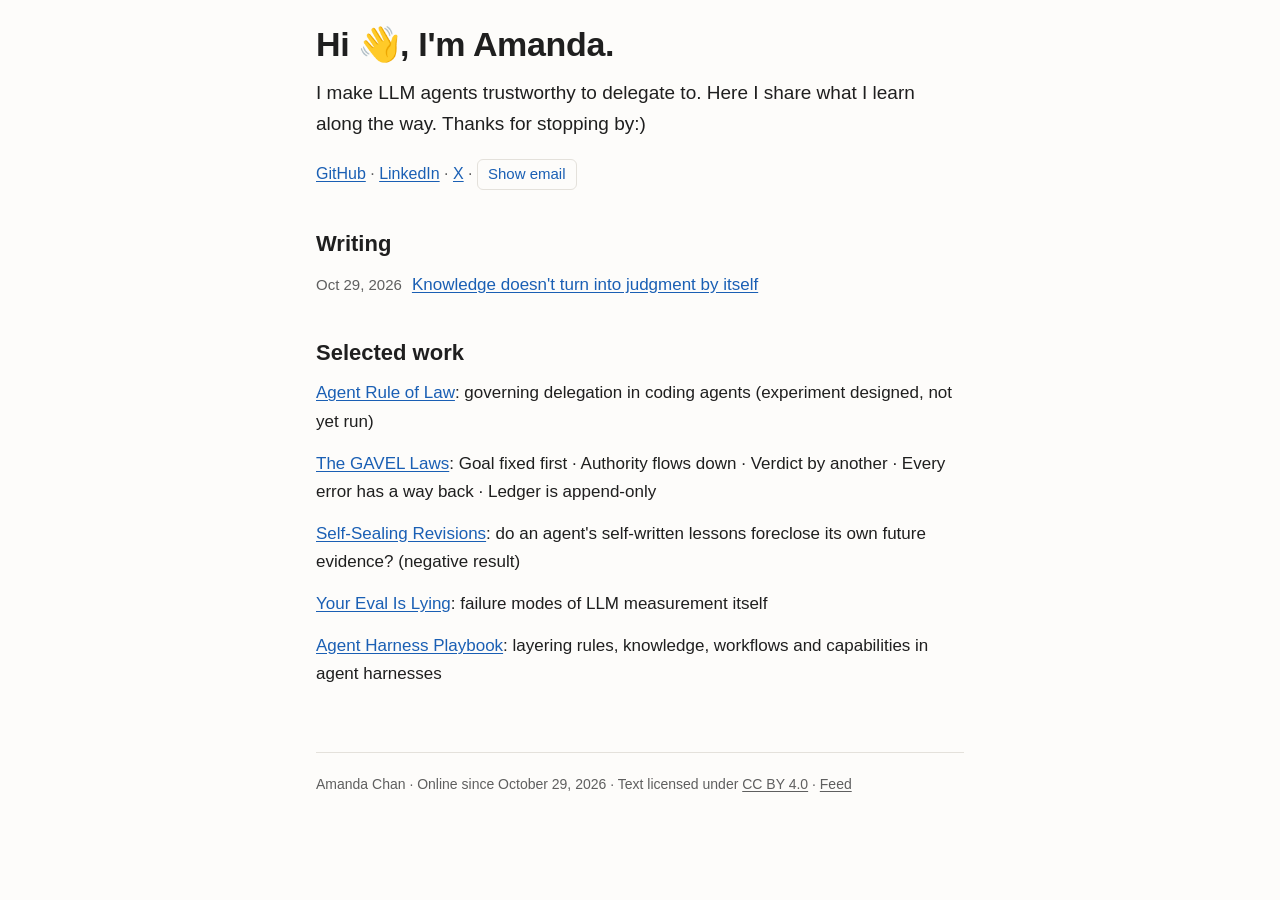
<file: index.html>
<!doctype html>
<html lang="en">
<head>
<meta charset="utf-8">
<meta name="viewport" content="width=device-width, initial-scale=1">
<title>Amanda Chan</title>
<meta name="description" content="Hi, I'm Amanda. I make LLM agents trustworthy to delegate to.">
<meta name="author" content="Amanda Chan">
<link rel="canonical" href="https://amandachan-ai.github.io/">
<link rel="alternate" type="application/atom+xml" title="Amanda Chan" href="/feed.xml">
<meta property="og:type" content="website">
<meta property="og:title" content="Amanda Chan">
<meta property="og:description" content="Hi, I'm Amanda. I make LLM agents trustworthy to delegate to.">
<meta property="og:url" content="https://amandachan-ai.github.io/">
<meta property="og:image" content="https://amandachan-ai.github.io/og/home.png">
<meta property="og:image:width" content="1200">
<meta property="og:image:height" content="627">
<meta property="og:image:alt" content="Amanda Chan. I make LLM agents trustworthy to delegate to.">
<meta name="twitter:card" content="summary_large_image">
<link rel="stylesheet" href="/style.css">
</head>
<body>
<div class="wrap">
<main>
<h1>Hi 👋, I'm Amanda.</h1>
<p class="tagline">I make LLM agents trustworthy to delegate to. Here I share what I learn along the way. Thanks for stopping by:)</p>
<p class="links">
<a href="https://github.com/amandachan-ai">GitHub</a> ·
<a href="https://www.linkedin.com/in/amanda-chan-ai">LinkedIn</a> ·
<a href="https://x.com/amandachan_ai">X</a> ·
<span id="email"><button type="button" class="reveal" id="show-email">Show email</button></span>
<noscript>· Email: turn on JavaScript, or message me on LinkedIn.</noscript>
</p>

<h2>Writing</h2>
<ul class="list">
<li><span class="date">Oct 29, 2026</span><a href="/writing/knowledge-to-judgment/">Knowledge doesn't turn into judgment by itself</a></li>
</ul>

<h2>Selected work</h2>
<ul class="list">
<li><a href="https://github.com/amandachan-ai/agent-rule-of-law">Agent Rule of Law</a>: governing delegation in coding agents (experiment designed, not yet run)</li>
<li><a href="https://github.com/amandachan-ai/gavel-laws">The GAVEL Laws</a>: Goal fixed first · Authority flows down · Verdict by another · Every error has a way back · Ledger is append-only</li>
<li><a href="https://github.com/amandachan-ai/self-sealing-revisions">Self-Sealing Revisions</a>: do an agent's self-written lessons foreclose its own future evidence? (negative result)</li>
<li><a href="https://github.com/amandachan-ai/your-eval-is-lying">Your Eval Is Lying</a>: failure modes of LLM measurement itself</li>
<li><a href="https://github.com/amandachan-ai/agent-harness-playbook">Agent Harness Playbook</a>: layering rules, knowledge, workflows and capabilities in agent harnesses</li>
</ul>
</main>

<footer class="site">
<p>Amanda Chan · Online since October 29, 2026 · Text licensed under <a rel="license" href="https://creativecommons.org/licenses/by/4.0/">CC BY 4.0</a> · <a href="/feed.xml">Feed</a></p>
</footer>
</div>
<script>
// The address is assembled only when the button is clicked, so it never appears in the page source.
document.getElementById('show-email').addEventListener('click', function () {
  var parts = ['hcet.nahcadnama', 'moc.liamg'].map(function (s) {
    return s.split('').reverse().join('');
  });
  var address = parts.join(String.fromCharCode(64));
  var link = document.createElement('a');
  link.href = 'mailto:' + address;
  link.textContent = address;
  var slot = document.getElementById('email');
  slot.replaceChildren(link);
});
</script>
</body>
</html>
</file>
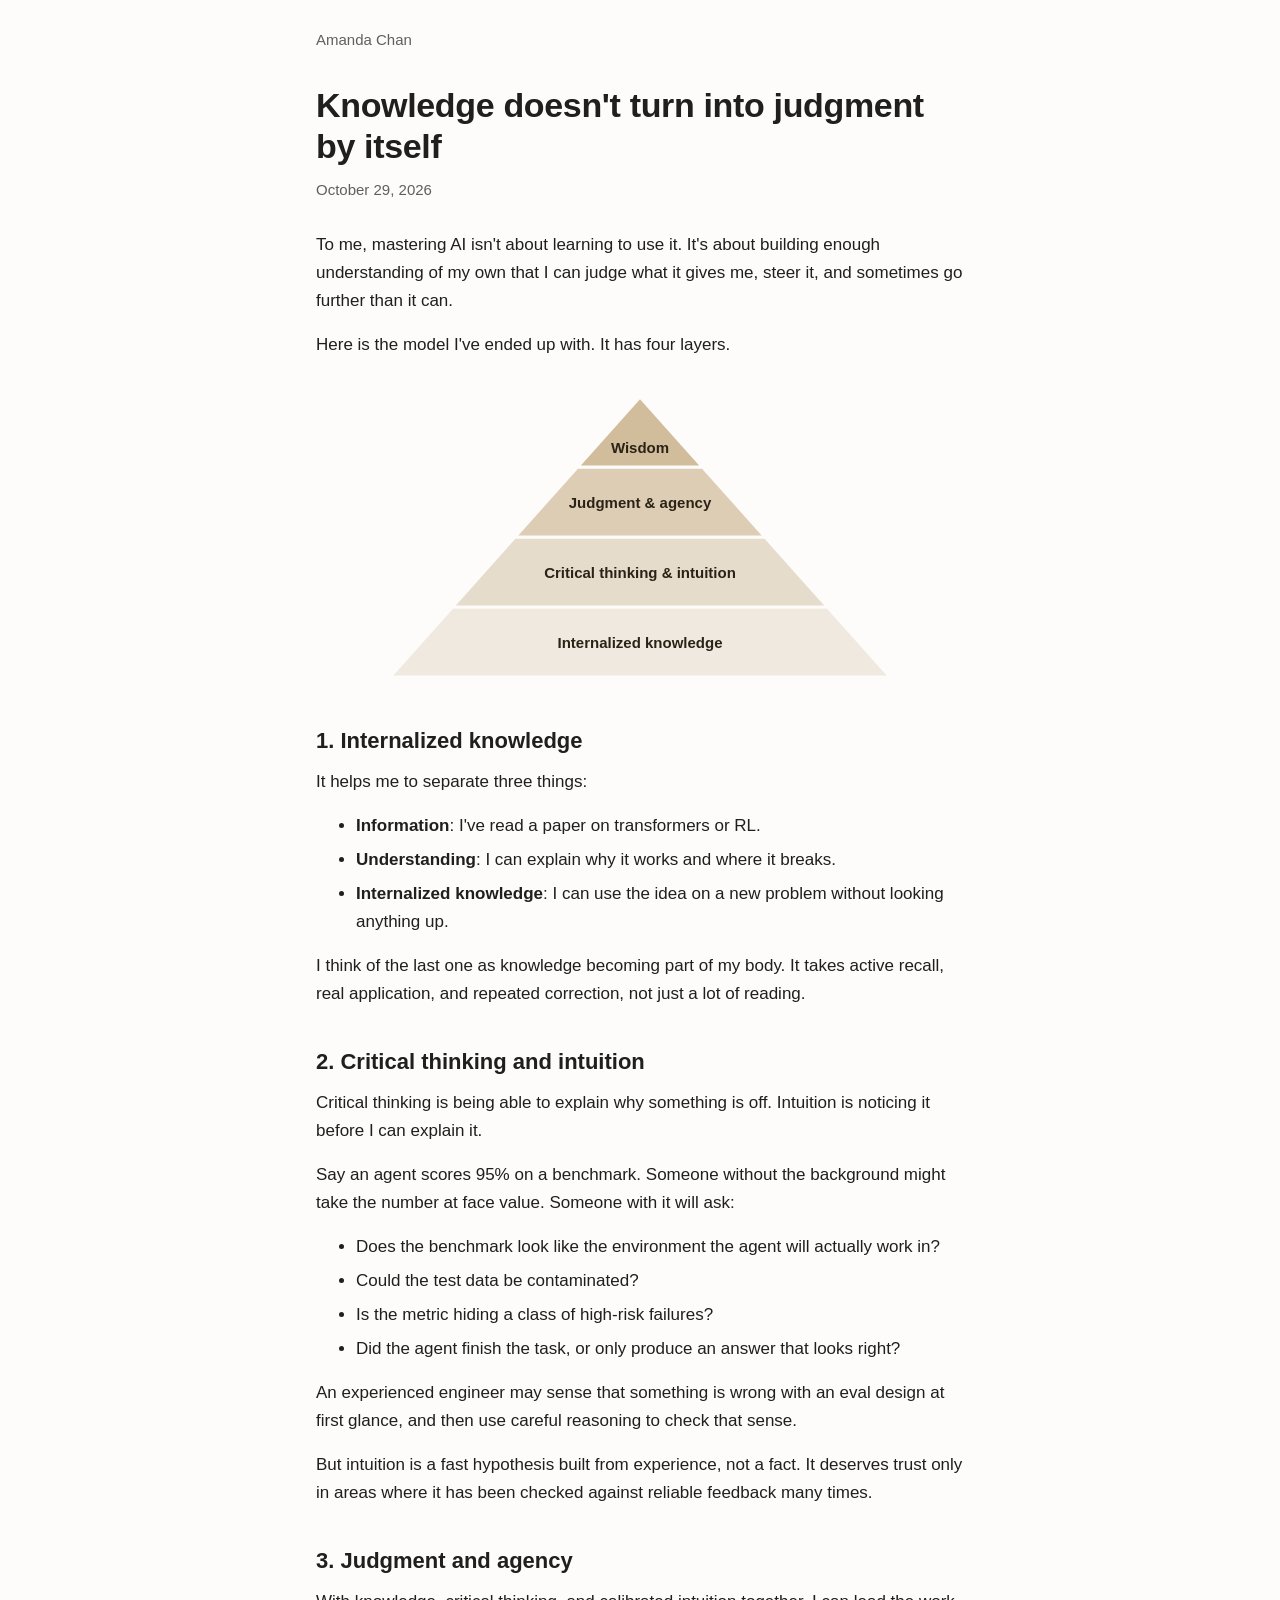
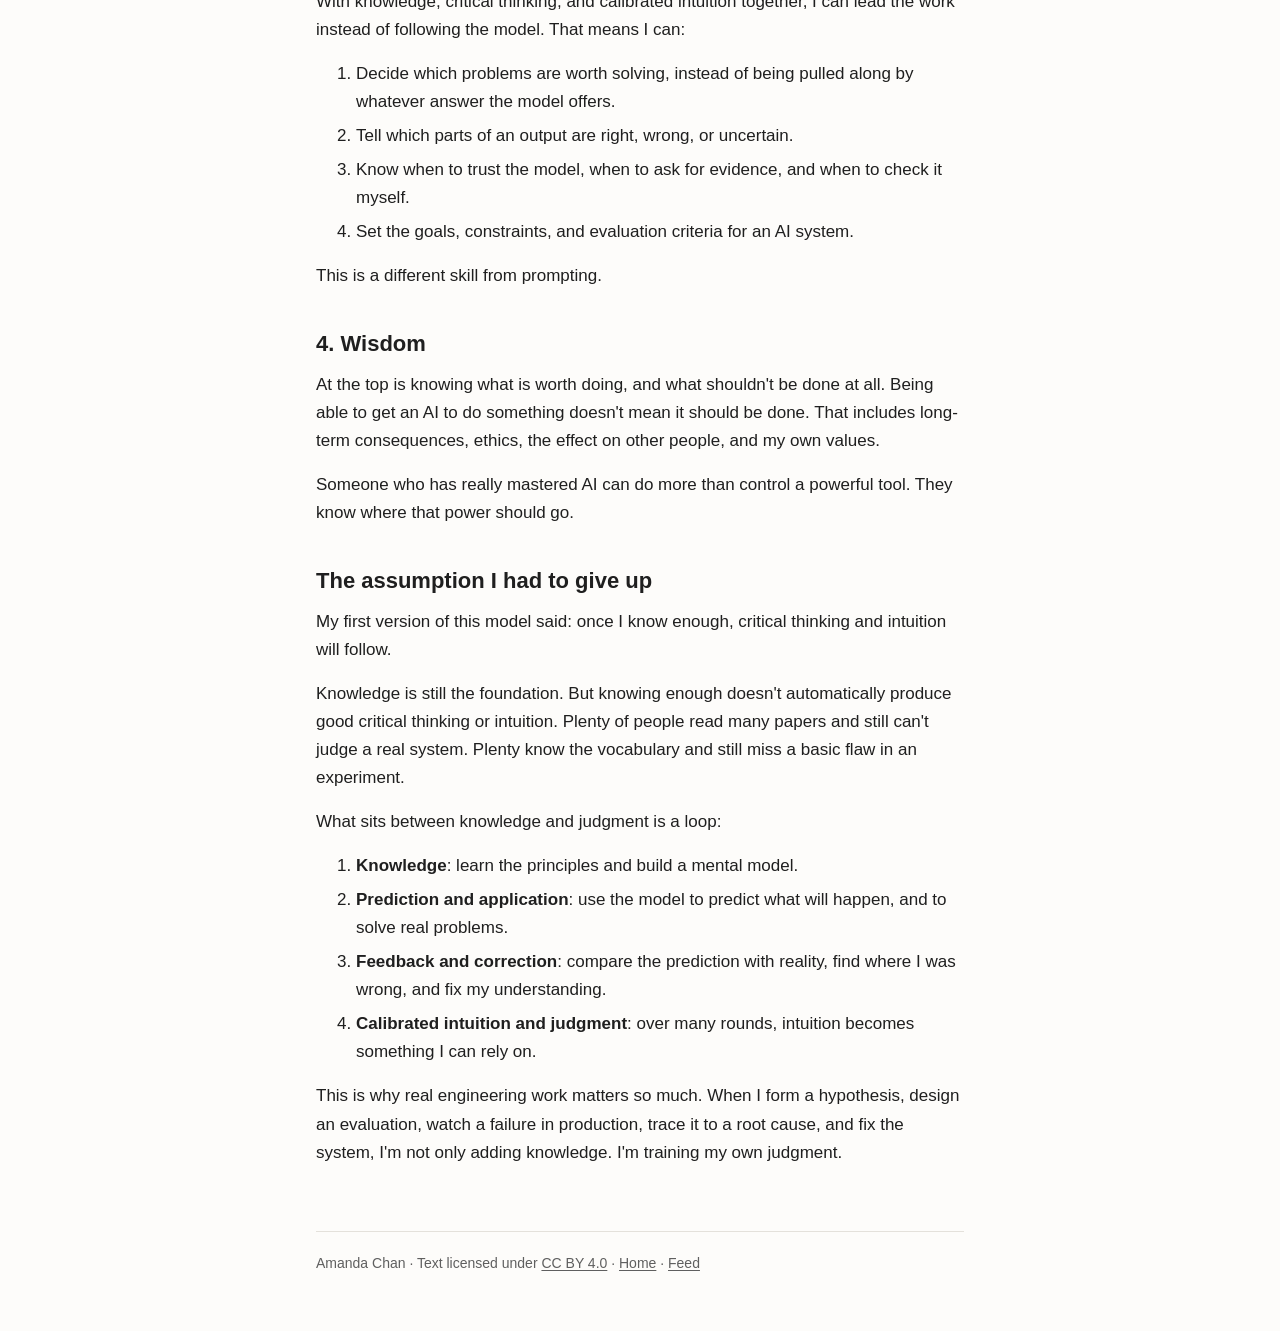
<file: writing/knowledge-to-judgment/index.html>
<!doctype html>
<html lang="en">
<head>
<meta charset="utf-8">
<meta name="viewport" content="width=device-width, initial-scale=1">
<title>Knowledge doesn't turn into judgment by itself · Amanda Chan</title>
<meta name="description" content="A four-layer model of what mastering AI means, and why knowledge alone doesn't produce judgment.">
<meta name="author" content="Amanda Chan">
<link rel="canonical" href="https://amandachan-ai.github.io/writing/knowledge-to-judgment/">
<link rel="alternate" type="application/atom+xml" title="Amanda Chan" href="/feed.xml">
<meta property="og:type" content="article">
<meta property="og:title" content="Knowledge doesn't turn into judgment by itself">
<meta property="og:description" content="A four-layer model of what mastering AI means, and why knowledge alone doesn't produce judgment.">
<meta property="og:url" content="https://amandachan-ai.github.io/writing/knowledge-to-judgment/">
<meta property="article:published_time" content="2026-10-29">
<meta property="og:image" content="https://amandachan-ai.github.io/og/knowledge-to-judgment.png">
<meta property="og:image:width" content="1200">
<meta property="og:image:height" content="627">
<meta property="og:image:alt" content="Knowledge doesn't turn into judgment by itself, by Amanda Chan">
<meta name="twitter:card" content="summary_large_image">
<link rel="stylesheet" href="/style.css">
</head>
<body>
<div class="wrap">
<header class="site"><a href="/">Amanda Chan</a></header>
<main>
<article>
<h1>Knowledge doesn't turn into judgment by itself</h1>
<p class="meta"><time datetime="2026-10-29">October 29, 2026</time></p>

<p>To me, mastering AI isn't about learning to use it. It's about building enough understanding of my own that I can judge what it gives me, steer it, and sometimes go further than it can.</p>

<p>Here is the model I've ended up with. It has four layers.</p>

<figure>
<svg viewBox="0 0 520 300" role="img" aria-labelledby="pyramid-title">
<title id="pyramid-title">A four-layer pyramid. From bottom to top: internalized knowledge, critical thinking and intuition, judgment and agency, wisdom.</title>
<polygon class="tier tier-1" points="72.5,220 447.5,220 510,290 10,290"/>
<polygon class="tier tier-2" points="135,150 385,150 447.5,220 72.5,220"/>
<polygon class="tier tier-3" points="197.5,80 322.5,80 385,150 135,150"/>
<polygon class="tier tier-4" points="260,10 322.5,80 197.5,80"/>
<text class="tier-label" x="260" y="261" text-anchor="middle">Internalized knowledge</text>
<text class="tier-label" x="260" y="191" text-anchor="middle">Critical thinking &amp; intuition</text>
<text class="tier-label" x="260" y="121" text-anchor="middle">Judgment &amp; agency</text>
<text class="tier-label" x="260" y="66" text-anchor="middle">Wisdom</text>
</svg>
</figure>

<h2>1. Internalized knowledge</h2>

<p>It helps me to separate three things:</p>
<ul>
<li><strong>Information</strong>: I've read a paper on transformers or RL.</li>
<li><strong>Understanding</strong>: I can explain why it works and where it breaks.</li>
<li><strong>Internalized knowledge</strong>: I can use the idea on a new problem without looking anything up.</li>
</ul>

<p>I think of the last one as knowledge becoming part of my body. It takes active recall, real application, and repeated correction, not just a lot of reading.</p>

<h2>2. Critical thinking and intuition</h2>

<p>Critical thinking is being able to explain why something is off. Intuition is noticing it before I can explain it.</p>

<p>Say an agent scores 95% on a benchmark. Someone without the background might take the number at face value. Someone with it will ask:</p>
<ul>
<li>Does the benchmark look like the environment the agent will actually work in?</li>
<li>Could the test data be contaminated?</li>
<li>Is the metric hiding a class of high-risk failures?</li>
<li>Did the agent finish the task, or only produce an answer that looks right?</li>
</ul>

<p>An experienced engineer may sense that something is wrong with an eval design at first glance, and then use careful reasoning to check that sense.</p>

<p>But intuition is a fast hypothesis built from experience, not a fact. It deserves trust only in areas where it has been checked against reliable feedback many times.</p>

<h2>3. Judgment and agency</h2>

<p>With knowledge, critical thinking, and calibrated intuition together, I can lead the work instead of following the model. That means I can:</p>
<ol>
<li>Decide which problems are worth solving, instead of being pulled along by whatever answer the model offers.</li>
<li>Tell which parts of an output are right, wrong, or uncertain.</li>
<li>Know when to trust the model, when to ask for evidence, and when to check it myself.</li>
<li>Set the goals, constraints, and evaluation criteria for an AI system.</li>
</ol>

<p>This is a different skill from prompting.</p>

<h2>4. Wisdom</h2>

<p>At the top is knowing what is worth doing, and what shouldn't be done at all. Being able to get an AI to do something doesn't mean it should be done. That includes long-term consequences, ethics, the effect on other people, and my own values.</p>

<p>Someone who has really mastered AI can do more than control a powerful tool. They know where that power should go.</p>

<h2>The assumption I had to give up</h2>

<p>My first version of this model said: once I know enough, critical thinking and intuition will follow.</p>

<p>Knowledge is still the foundation. But knowing enough doesn't automatically produce good critical thinking or intuition. Plenty of people read many papers and still can't judge a real system. Plenty know the vocabulary and still miss a basic flaw in an experiment.</p>

<p>What sits between knowledge and judgment is a loop:</p>
<ol>
<li><strong>Knowledge</strong>: learn the principles and build a mental model.</li>
<li><strong>Prediction and application</strong>: use the model to predict what will happen, and to solve real problems.</li>
<li><strong>Feedback and correction</strong>: compare the prediction with reality, find where I was wrong, and fix my understanding.</li>
<li><strong>Calibrated intuition and judgment</strong>: over many rounds, intuition becomes something I can rely on.</li>
</ol>

<p>This is why real engineering work matters so much. When I form a hypothesis, design an evaluation, watch a failure in production, trace it to a root cause, and fix the system, I'm not only adding knowledge. I'm training my own judgment.</p>
</article>
</main>

<footer class="site">
<p>Amanda Chan · Text licensed under <a rel="license" href="https://creativecommons.org/licenses/by/4.0/">CC BY 4.0</a> · <a href="/">Home</a> · <a href="/feed.xml">Feed</a></p>
</footer>
</div>
</body>
</html>
</file>
<file: style.css>
:root {
  --bg: #fdfcfa;
  --text: #1f1f1f;
  --muted: #5f5f5f;
  --line: #e4e1db;
  --link: #1a5fb4;
  --accent: #8a4b14;
  --tier-1: #efe9df;
  --tier-2: #e6dccb;
  --tier-3: #dccdb4;
  --tier-4: #d1bd9c;
  --tier-text: #2b2216;
}

@media (prefers-color-scheme: dark) {
  :root {
    --bg: #161616;
    --text: #e6e3de;
    --muted: #a19d96;
    --line: #34322f;
    --link: #8fb8f0;
    --accent: #e0a868;
    --tier-1: #2a2621;
    --tier-2: #352f27;
    --tier-3: #40372c;
    --tier-4: #4b4031;
    --tier-text: #f0e6d6;
  }
}

* { box-sizing: border-box; }

html { -webkit-text-size-adjust: 100%; }

body {
  margin: 0;
  background: var(--bg);
  color: var(--text);
  font: 17px/1.65 -apple-system, BlinkMacSystemFont, "Segoe UI", Roboto, "Helvetica Neue", Arial, sans-serif;
}

.wrap {
  max-width: 680px;
  margin: 0 auto;
  padding: 0 16px;
}

a { color: var(--link); text-underline-offset: 2px; }
a:hover { text-decoration-thickness: 2px; }

header.site {
  padding: 28px 0 8px;
  font-size: 15px;
}
header.site a { color: var(--muted); text-decoration: none; }
header.site a:hover { color: var(--text); }

main { padding: 24px 0 48px; }

h1 { font-size: 34px; line-height: 1.2; margin: 0 0 12px; letter-spacing: -0.01em; }
h2 { font-size: 22px; line-height: 1.3; margin: 40px 0 12px; }
h3 { font-size: 18px; margin: 28px 0 8px; }

p, ul, ol { margin: 0 0 16px; }
li { margin-bottom: 6px; }
pre, code { white-space: pre-wrap; word-break: break-word; }

.tagline { font-size: 19px; color: var(--text); margin-bottom: 20px; }
.muted { color: var(--muted); }

.list { list-style: none; padding: 0; }
.list li { margin-bottom: 14px; }
.list .date { color: var(--muted); font-size: 15px; font-variant-numeric: tabular-nums; margin-right: 10px; }

.links { font-size: 16px; color: var(--muted); margin-bottom: 8px; }

button.reveal {
  font: inherit;
  font-size: 15px;
  color: var(--link);
  background: none;
  border: 1px solid var(--line);
  border-radius: 6px;
  padding: 2px 10px;
  cursor: pointer;
}
button.reveal:hover { border-color: var(--link); }

article .meta { color: var(--muted); font-size: 15px; margin-bottom: 28px; }

figure { margin: 28px 0; }
figure svg { display: block; width: 100%; max-width: 520px; height: auto; margin: 0 auto; }
figcaption { text-align: center; color: var(--muted); font-size: 14px; margin-top: 8px; }
.tier { stroke: var(--bg); stroke-width: 3; }
.tier-1 { fill: var(--tier-1); }
.tier-2 { fill: var(--tier-2); }
.tier-3 { fill: var(--tier-3); }
.tier-4 { fill: var(--tier-4); }
.tier-label { fill: var(--tier-text); font: 600 15px -apple-system, BlinkMacSystemFont, "Segoe UI", Roboto, Arial, sans-serif; }

footer.site {
  border-top: 1px solid var(--line);
  padding: 20px 0 40px;
  font-size: 14px;
  color: var(--muted);
}
footer.site a { color: var(--muted); }

@media (max-width: 480px) {
  body { font-size: 16px; }
  h1 { font-size: 28px; }
}

@media print {
  :root {
    --bg: #ffffff;
    --text: #000000;
    --muted: #444444;
    --line: #bbbbbb;
    --link: #1a4f9c;
    --tier-1: #ffffff;
    --tier-2: #ffffff;
    --tier-3: #ffffff;
    --tier-4: #ffffff;
    --tier-text: #000000;
  }
  body { zoom: .85; font-size: 16px; }
  .wrap { max-width: none; }
  .tier { stroke: #000000; stroke-width: 1.5; }
  button.reveal, noscript { display: none; }
  h2, h3 { break-after: avoid; }
  figure, li { break-inside: avoid; }
}
</file>
